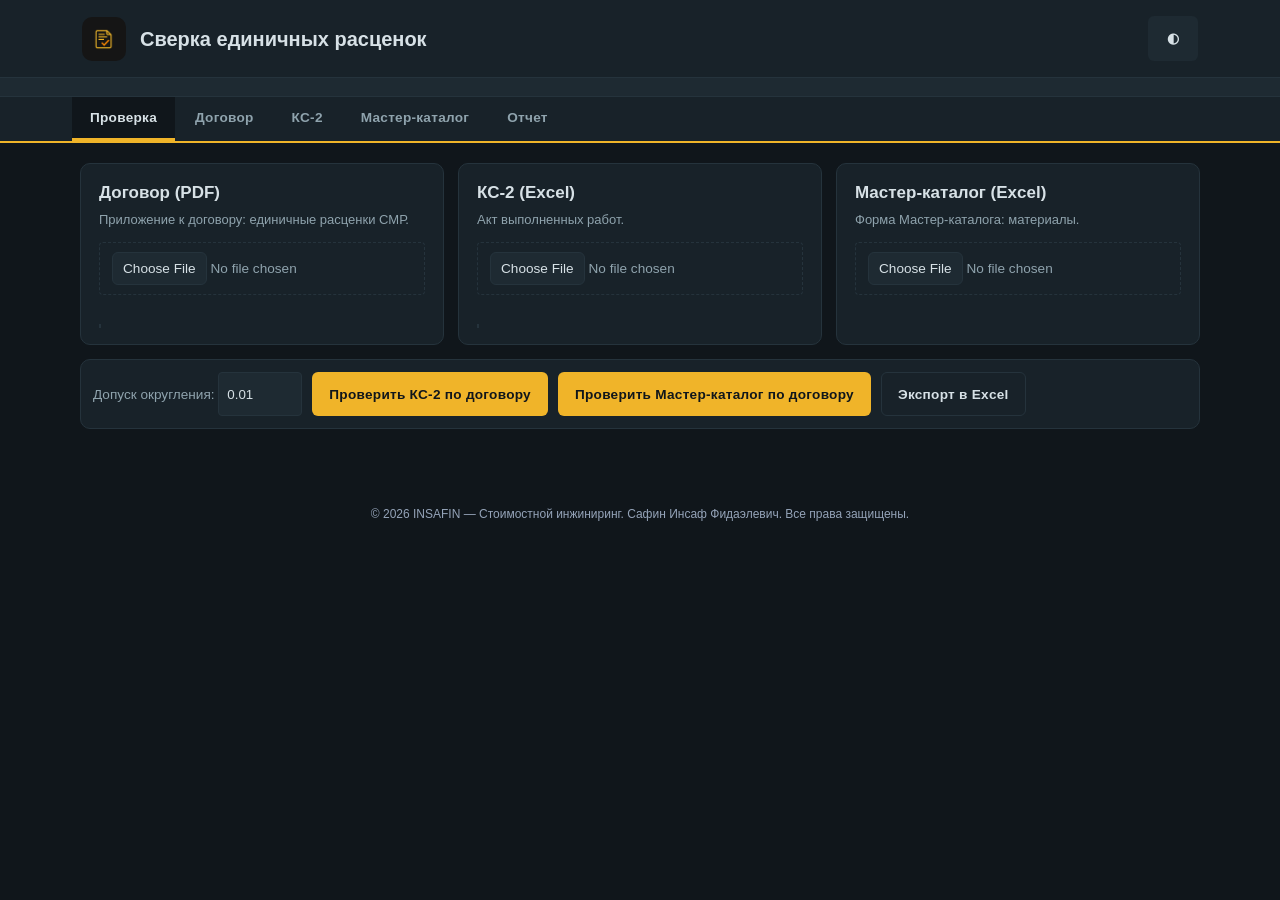
<file: index.html>
<!DOCTYPE html>
<html lang="ru" data-theme="dark">
<head>
<meta charset="UTF-8">
<meta name="viewport" content="width=device-width, initial-scale=1">
<title>КС-2 - INSAFIN</title><link rel="icon" sizes="any" href="./favicon.ico?v=2">

<link rel="stylesheet" href="css/app.css">
  <link rel="manifest" href="./manifest.json">
  <link rel="icon" type="image/png" href="./icons/icon-192.png">
  <link rel="apple-touch-icon" href="./icons/icon-192.png">
</head>
<body>
<header class="app-header">
  <div class="hdr-row">
    <img src="./icons/icon-192.png" width="44" height="44" alt="" style="border-radius:10px;flex:none;vertical-align:middle">
    <div class="hdr-title">
      <h1>Сверка единичных расценок</h1>
    </div>
    <button id="theme-toggle" class="ghost" title="Светлая / тёмная тема" aria-label="Переключить тему">◐</button>
  </div>
  <div id="statusbar" class="statusbar" hidden></div>
  <nav id="tabs" aria-label="Разделы">
    <button data-tab="check" class="active">Проверка</button>
    <button data-tab="contract">Договор</button>
    <button data-tab="act">КС-2</button>
    <button data-tab="market">Мастер-каталог</button>
    <button data-tab="report">Отчет</button>
  </nav>
</header>

<main>
  <section id="tab-check" class="tab active">
    <div class="upload-grid">
      <div class="card upload">
        <h2>Договор (PDF)</h2>
        <p>Приложение к договору: единичные расценки СМР.</p>
        <input type="file" id="file-contract" accept=".pdf">
        <div id="contract-progress" class="progress"><div></div></div>
        <div id="contract-status" class="status"></div>
        <div id="contract-meta" class="meta"></div>
      </div>
      <div class="card upload">
        <h2>КС-2 (Excel)</h2>
        <p>Акт выполненных работ.</p>
        <input type="file" id="file-act" accept=".xlsx,.xlsm,.xls">
        <div id="act-status" class="status"></div>
        <div id="act-meta" class="meta"></div>
      </div>
      <div class="card upload">
        <h2>Мастер-каталог (Excel)</h2>
        <p>Форма Мастер-каталога: материалы.</p>
        <input type="file" id="file-market" accept=".xlsx,.xlsm,.xls">
        <div id="market-status" class="status"></div>
      </div>
    </div>
    <div class="card check-panel">
      <div class="report-controls">
        <label>Допуск округления: <input type="number" id="tolerance" value="0.01" step="0.001" min="0"></label>
        <button id="btn-check-act">Проверить КС-2 по договору</button>
        <button id="btn-check-market">Проверить Мастер-каталог по договору</button>
        <button id="btn-export" class="ghost">Экспорт в Excel</button>
      </div>
    </div>
  </section>

  <section id="tab-contract" class="tab">
    <div class="card info-card" id="contract-info"></div>
    <div class="chips" id="contract-chips"></div>
    <div class="table-wrap">
      <div class="empty" id="contract-empty"><span class="big">⌂</span>Договор не загружен. Вернитесь на вкладку «Проверка» и загрузите PDF.</div>
      <table id="table-contract" style="display:none"></table>
      <div class="show-more-row"><button id="btn-contract-more" class="ghost" hidden>Показать все</button></div>
    </div>
  </section>

  <section id="tab-act" class="tab">
    <div class="card info-card" id="act-info"></div>
    <div class="hint" id="act-hint" hidden>Сверка не выполнена — статусы появятся после проверки на вкладке «Проверка».</div>
    <div class="chips" id="act-chips"></div>
    <div class="table-wrap">
      <div class="empty" id="act-empty"><span class="big">⌂</span>КС-2 не загружен. Вернитесь на вкладку «Проверка» и загрузите Excel.</div>
      <table id="table-act" style="display:none"></table>
      <div class="show-more-row"><button id="btn-act-more" class="ghost" hidden>Показать все</button></div>
    </div>
  </section>

  <section id="tab-market" class="tab">
    <div class="card info-card" id="market-info"></div>
    <div class="hint" id="market-hint" hidden>Сверка не выполнена — статусы появятся после проверки на вкладке «Проверка».</div>
    <div class="chips" id="market-chips"></div>
    <div class="table-wrap">
      <div class="empty" id="market-empty"><span class="big">⌂</span>Мастер-каталог не загружен. Вернитесь на вкладку «Проверка» и загрузите Excel.</div>
      <table id="table-market" style="display:none"></table>
      <div class="show-more-row"><button id="btn-market-more" class="ghost" hidden>Показать все</button></div>
    </div>
  </section>

  <section id="tab-report" class="tab">
    <div class="report-controls card">
      <select id="status-filter">
        <option value="">Все статусы</option>
        <option value="errors">Все замечания (ошибки)</option>
        <option value="ОК">ОК</option>
        <option value="ЦЕНА ВЫШЕ ДОГОВОРНОЙ">ЦЕНА ВЫШЕ ДОГОВОРНОЙ</option>
        <option value="not-found">НЕ НАЙДЕНО В ДОГОВОРЕ (ВСЕ)</option>
        <option value="ШИФР НЕ НАЙДЕН">ШИФР НЕ НАЙДЕН (РАСЦЕНКИ)</option>
        <option value="НЕ СОВПАДАЕТ ЕД. ИЗМ.">НЕ СОВПАДАЕТ ЕД. ИЗМ.</option>
        <option value="ТРЕБУЕТ ПРОВЕРКИ ДУБЛЯ">ТРЕБУЕТ ПРОВЕРКИ ДУБЛЯ</option>
        <option value="НЕ УДАЛОСЬ ОПРЕДЕЛИТЬ ЦЕНУ">НЕ УДАЛОСЬ ОПРЕДЕЛИТЬ ЦЕНУ</option>
        <option value="ОТСУТСТВУЕТ ШИФР">ОТСУТСТВУЕТ ШИФР</option>
        <option value="ОТСУТСТВУЕТ ЕД. ИЗМ.">ОТСУТСТВУЕТ ЕД. ИЗМ.</option>
        <option value="ОТСУТСТВУЕТ НАИМЕНОВАНИЕ">ОТСУТСТВУЕТ НАИМЕНОВАНИЕ</option>
        <option value="ПОЗИЦИЯ КП НЕ НАЙДЕНА">ПОЗИЦИЯ КП НЕ НАЙДЕНА</option>
        <option value="ЦЕНА НЕ РАВНА ДОГОВОРНОЙ">ЦЕНА НЕ РАВНА ДОГОВОРНОЙ</option>
      </select>
    </div>
    <div id="summary" class="summary"></div>
    <div class="table-wrap" id="table-wrap">
      <div class="empty" id="empty-state">
        <span class="big">≡</span>
        Отчет ещё не сформирован. Загрузите договор, затем КС-2 или Мастер-каталог,
        и нажмите «Проверить» — расхождения появятся здесь.
      </div>
      <table id="report-table" style="display:none"></table>
    </div>
  </section>
</main>

<script src="vendor/xlsx-js-style.js"></script>
<script type="module" src="js/app.js?v=kp-survey-reference-1"></script>
<script>
  if ('serviceWorker' in navigator) {
    let refreshing = false;
    navigator.serviceWorker.addEventListener('controllerchange', () => {
      if (refreshing) return;
      refreshing = true;
      location.reload();
    });
    navigator.serviceWorker.register('sw.js', { updateViaCache: 'none' })
      .then(reg => {
        reg.update().catch(() => {});
        setInterval(() => reg.update().catch(() => {}), 60 * 60 * 1000);
      });
  }
</script>

<footer style="text-align:center;font-size:12px;color:#94a3b8;padding:14px 8px;">© 2026 INSAFIN — Стоимостной инжиниринг. Сафин Инсаф Фидаэлевич. Все права защищены.</footer>
</body>
</html>
</file>
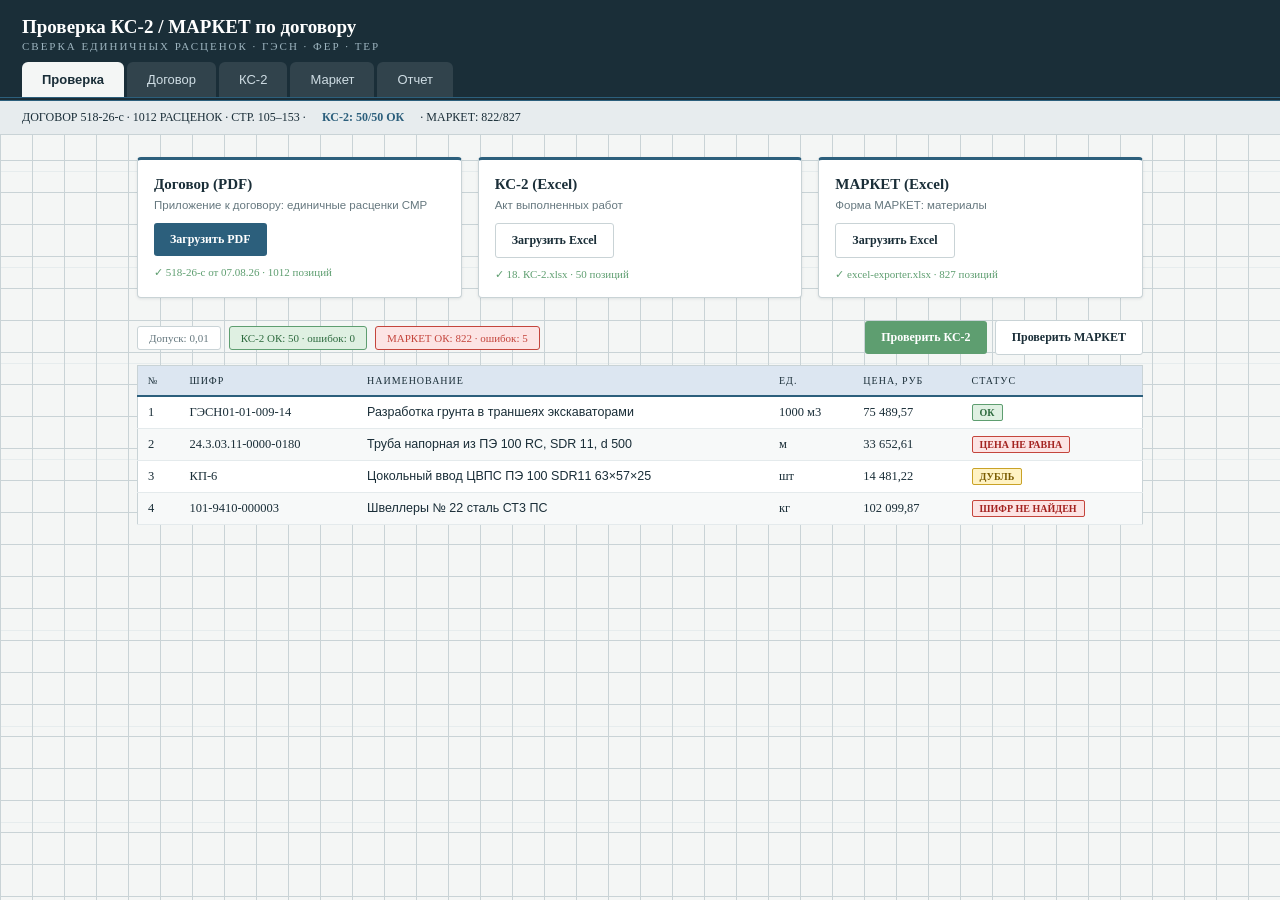
<file: mocks/A.html>
﻿<!DOCTYPE html><html lang="ru"><head><meta charset="UTF-8"><title>Концепция A</title>
<style>
:root{--paper:#F4F6F5;--card:#fff;--ink:#1A2E38;--steel:#2C5F7C;--line:#C9D3D6;--tx2:#66787F;--ok:#DFF0E2;--okb:#5E9E70;--warn:#FFF3C4;--warnb:#C9A227;--err:#FCE4E4;--errb:#C4453C}
*{box-sizing:border-box}body{margin:0;font-family:"Segoe UI",Arial,sans-serif;background:
 linear-gradient(var(--line) 1px,transparent 1px) 0 0/100% 32px,
 linear-gradient(90deg,var(--line) 1px,transparent 1px) 0 0/32px 100%,
 repeating-linear-gradient(0deg,transparent 0 95px,rgba(44,95,124,.07) 95px 96px),
 var(--paper);color:var(--ink)}
.hdr{background:var(--ink);color:#fff;padding:16px 22px 0;border-bottom:4px double var(--steel)}
.hdr h1{font-family:Georgia,serif;font-size:19px;margin:0 0 2px}
.hdr .sub{font:11px Consolas;letter-spacing:.18em;color:#9DB4BF;text-transform:uppercase;margin-bottom:10px}
.tabs{display:flex;gap:3px}
.tabs span{padding:10px 20px;font-size:13px;color:#CFDDE4;background:rgba(255,255,255,.1);border-radius:6px 6px 0 0}
.tabs span.on{background:var(--paper);color:var(--ink);font-weight:600}
.statusbar{display:flex;gap:16px;padding:9px 22px;background:#E7ECEE;border-bottom:1px solid var(--line);font:12px Consolas;color:var(--ink)}
.statusbar b{color:var(--steel)}
.main{padding:22px;display:grid;grid-template-columns:repeat(3,1fr);gap:16px;max-width:1050px;margin:0 auto}
.up{background:var(--card);border:1px solid var(--line);border-top:3px solid var(--steel);border-radius:4px;padding:16px;box-shadow:0 1px 3px rgba(26,46,56,.1)}
.up h3{font-family:Georgia,serif;margin:0 0 6px;font-size:15px}
.up .d{font-size:11.5px;color:var(--tx2);margin-bottom:12px}
.btn{display:inline-block;background:var(--steel);color:#fff;font:600 12px "Segoe UI";padding:9px 16px;border-radius:3px}
.btn.ghost{background:#fff;border:1px solid var(--line);color:var(--ink)}
.btn.go{background:var(--okb)}
.state{font:11px Consolas;color:var(--okb);margin-top:10px}
.chips{display:flex;gap:8px;padding:0 22px 10px;max-width:1050px;margin:0 auto;align-items:center}
.chip{font:11px Consolas;padding:5px 11px;border-radius:3px;border:1px solid var(--line);background:#fff;color:var(--tx2)}
.chip.ok{color:#2E6B3F;border-color:var(--okb);background:var(--ok)}
.chip.err{color:var(--errb);border-color:var(--errb);background:var(--err)}
.tw{max-width:1050px;margin:0 auto;padding:0 22px 30px}
table{width:100%;border-collapse:collapse;font-size:12.5px;background:#fff;border:1px solid var(--line)}
th{font:10px Consolas;letter-spacing:.1em;text-transform:uppercase;color:var(--ink);text-align:left;padding:9px 10px;background:#DCE6F1;border-bottom:2px solid var(--steel)}
td{padding:8px 10px;border-bottom:1px solid #E4EAEC;vertical-align:top}
tr:nth-child(even) td{background:#F7F9F9}
.mono{font-family:Consolas}
.badge{font:700 10px Consolas;padding:2px 7px;border:1.5px solid;border-radius:2px}
.b-ok{color:#2E6B3F;border-color:var(--okb);background:var(--ok)}
.b-w{color:#7A5C00;border-color:var(--warnb);background:var(--warn)}
.b-e{color:#A32320;border-color:var(--errb);background:var(--err)}
</style></head><body>
<div class="hdr"><h1>Проверка КС-2 / МАРКЕТ по договору</h1><div class="sub">Сверка единичных расценок · ГЭСН · ФЕР · ТЕР</div>
<div class="tabs"><span class="on">Проверка</span><span>Договор</span><span>КС-2</span><span>Маркет</span><span>Отчет</span></div></div>
<div class="statusbar">ДОГОВОР 518-26-с · 1012 РАСЦЕНОК · СТР. 105–153 · <b>КС-2: 50/50 ОК</b> · МАРКЕТ: 822/827</div>
<div class="main">
<div class="up"><h3>Договор (PDF)</h3><div class="d">Приложение к договору: единичные расценки СМР</div><span class="btn">Загрузить PDF</span><div class="state">✓ 518-26-с от 07.08.26 · 1012 позиций</div></div>
<div class="up"><h3>КС-2 (Excel)</h3><div class="d">Акт выполненных работ</div><span class="btn ghost">Загрузить Excel</span><div class="state">✓ 18. КС-2.xlsx · 50 позиций</div></div>
<div class="up"><h3>МАРКЕТ (Excel)</h3><div class="d">Форма МАРКЕТ: материалы</div><span class="btn ghost">Загрузить Excel</span><div class="state">✓ excel-exporter.xlsx · 827 позиций</div></div>
</div>
<div class="chips"><span class="chip">Допуск: 0,01</span><span class="chip ok">КС-2 ОК: 50 · ошибок: 0</span><span class="chip err">МАРКЕТ ОК: 822 · ошибок: 5</span><span class="btn go" style="margin-left:auto">Проверить КС-2</span><span class="btn ghost">Проверить МАРКЕТ</span></div>
<div class="tw"><table><thead><tr><th>№</th><th>Шифр</th><th>Наименование</th><th>Ед.</th><th>Цена, руб</th><th>Статус</th></tr></thead><tbody>
<tr><td class="mono">1</td><td class="mono">ГЭСН01-01-009-14</td><td>Разработка грунта в траншеях экскаваторами</td><td class="mono">1000 м3</td><td class="mono">75 489,57</td><td><span class="badge b-ok">ОК</span></td></tr>
<tr><td class="mono">2</td><td class="mono">24.3.03.11-0000-0180</td><td>Труба напорная из ПЭ 100 RC, SDR 11, d 500</td><td class="mono">м</td><td class="mono">33 652,61</td><td><span class="badge b-e">ЦЕНА НЕ РАВНА</span></td></tr>
<tr><td class="mono">3</td><td class="mono">КП-6</td><td>Цокольный ввод ЦВПС ПЭ 100 SDR11 63×57×25</td><td class="mono">шт</td><td class="mono">14 481,22</td><td><span class="badge b-w">ДУБЛЬ</span></td></tr>
<tr><td class="mono">4</td><td class="mono">101-9410-000003</td><td>Швеллеры № 22 сталь СТ3 ПС</td><td class="mono">кг</td><td class="mono">102 099,87</td><td><span class="badge b-e">ШИФР НЕ НАЙДЕН</span></td></tr>
</tbody></table></div></body></html>
</file>
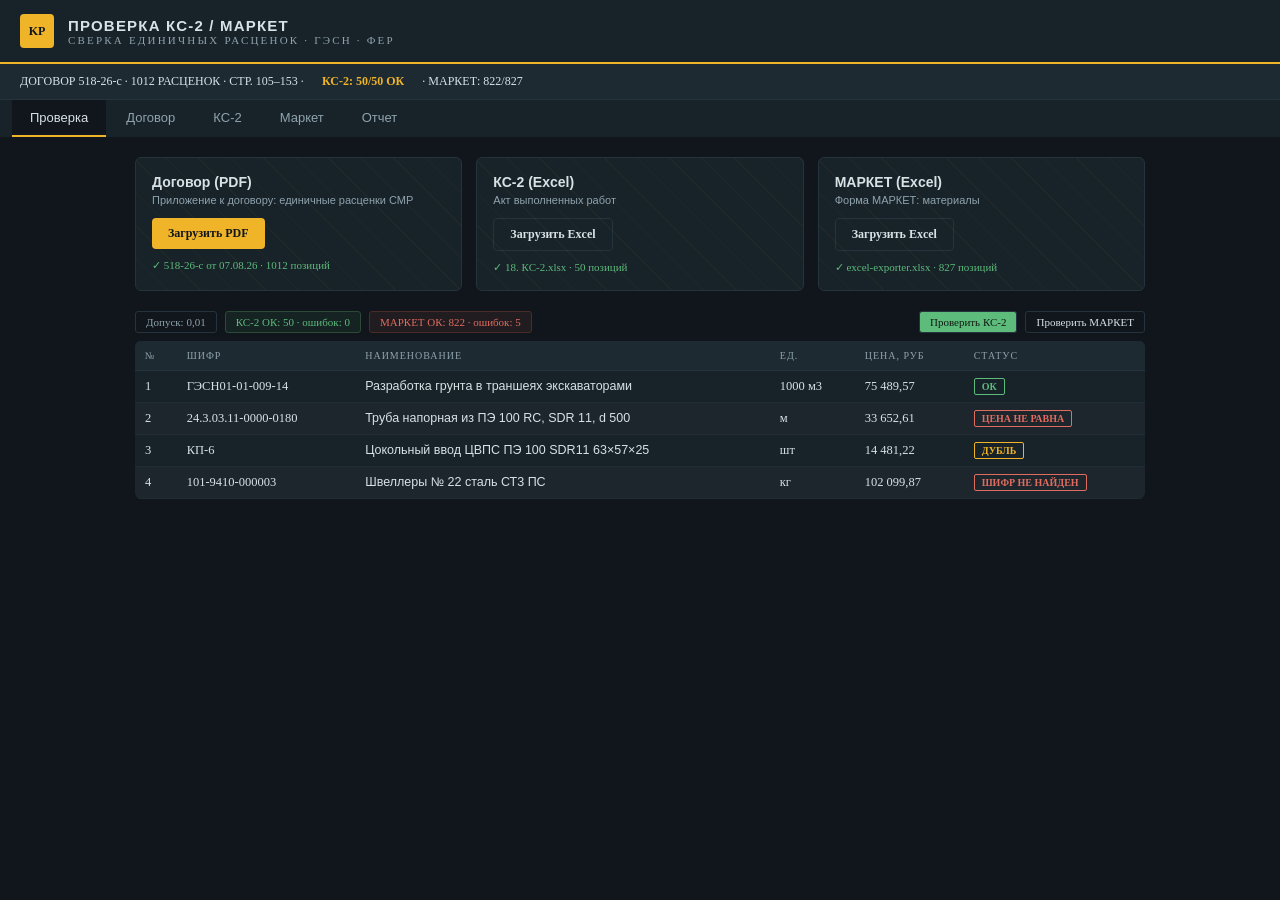
<file: mocks/B.html>
﻿<!DOCTYPE html><html lang="ru"><head><meta charset="UTF-8"><title>Концепция B</title>
<style>
:root{--bg:#10161B;--panel:#182229;--panel2:#1E2A32;--tx:#D7E1E6;--tx2:#8FA3AD;--amber:#F0B429;--ok:#5DBB7B;--err:#E06C5F;--line:#25333C}
*{box-sizing:border-box}body{margin:0;font-family:"Segoe UI",Arial,sans-serif;background:var(--bg);color:var(--tx)}
top{display:none}
.hdr{background:var(--panel);border-bottom:2px solid var(--amber);padding:14px 20px;display:flex;align-items:center;gap:14px}
.logo{width:34px;height:34px;background:var(--amber);border-radius:4px;position:relative}
.logo::after{content:"KP";position:absolute;inset:0;display:flex;align-items:center;justify-content:center;font:800 12px Consolas;color:#10161B}
.hdr h1{font-size:15px;margin:0;letter-spacing:.08em;text-transform:uppercase}
.hdr .sub{font:11px Consolas;color:var(--tx2);letter-spacing:.2em}
.statusbar{display:flex;gap:18px;padding:10px 20px;background:var(--panel2);border-bottom:1px solid var(--line);font:12px Consolas}
.statusbar b{color:var(--amber)}
.tabs{display:flex;gap:2px;padding:0 12px;background:var(--panel)}
.tabs span{padding:10px 18px;font-size:13px;color:var(--tx2);border-bottom:2px solid transparent}
.tabs span.on{color:var(--tx);border-color:var(--amber);background:var(--bg)}
.main{padding:20px;display:grid;grid-template-columns:repeat(3,1fr);gap:14px;max-width:1050px;margin:0 auto}
.up{background:var(--panel);border:1px solid var(--line);border-radius:6px;padding:16px;position:relative;overflow:hidden}
.up::before{content:"";position:absolute;inset:0;background:repeating-linear-gradient(45deg,transparent 0 22px,rgba(240,180,41,.04) 22px 23px);pointer-events:none}
.up h3{margin:0 0 4px;font-size:14px}
.up .d{font-size:11px;color:var(--tx2);margin-bottom:12px}
.btn{display:inline-block;background:var(--amber);color:#10161B;font:600 12px "Segoe UI";padding:8px 16px;border-radius:4px}
.btn.ghost{background:transparent;border:1px solid var(--line);color:var(--tx)}
.btn.go{background:var(--ok);color:#0d1a12}
.state{font:11px Consolas;color:var(--ok);margin-top:10px}
.chips{display:flex;gap:8px;padding:0 20px 8px;max-width:1050px;margin:0 auto}
.chip{font:11px Consolas;padding:4px 10px;border-radius:3px;border:1px solid var(--line);color:var(--tx2)}
.chip.ok{color:var(--ok);border-color:#2c4a38;background:rgba(93,187,123,.08)}
.chip.err{color:var(--err);border-color:#4a2c28;background:rgba(224,108,95,.08)}
.tw{max-width:1050px;margin:0 auto;padding:0 20px 30px}
table{width:100%;border-collapse:collapse;font-size:12.5px;background:var(--panel);border-radius:6px;overflow:hidden}
th{font:10px Consolas;letter-spacing:.1em;text-transform:uppercase;color:var(--tx2);text-align:left;padding:9px 10px;background:var(--panel2);border-bottom:1px solid var(--line)}
td{padding:8px 10px;border-bottom:1px solid rgba(37,51,60,.6);vertical-align:top}
tr:nth-child(even) td{background:rgba(255,255,255,.02)}
.mono{font-family:Consolas}
.badge{font:700 10px Consolas;padding:2px 7px;border-radius:2px;border:1px solid}
.b-ok{color:var(--ok);border-color:var(--ok)}
.b-w{color:var(--amber);border-color:var(--amber)}
.b-e{color:var(--err);border-color:var(--err)}
</style></head><body>
<div class="hdr"><div class="logo"></div><div><h1>Проверка КС-2 / МАРКЕТ</h1><div class="sub">СВЕРКА ЕДИНИЧНЫХ РАСЦЕНОК · ГЭСН · ФЕР</div></div></div>
<div class="statusbar">ДОГОВОР 518-26-с · 1012 РАСЦЕНОК · СТР. 105–153 · <b>КС-2: 50/50 ОК</b> · МАРКЕТ: 822/827</div>
<div class="tabs"><span class="on">Проверка</span><span>Договор</span><span>КС-2</span><span>Маркет</span><span>Отчет</span></div>
<div class="main">
<div class="up"><h3>Договор (PDF)</h3><div class="d">Приложение к договору: единичные расценки СМР</div><span class="btn">Загрузить PDF</span><div class="state">✓ 518-26-с от 07.08.26 · 1012 позиций</div></div>
<div class="up"><h3>КС-2 (Excel)</h3><div class="d">Акт выполненных работ</div><span class="btn ghost">Загрузить Excel</span><div class="state">✓ 18. КС-2.xlsx · 50 позиций</div></div>
<div class="up"><h3>МАРКЕТ (Excel)</h3><div class="d">Форма МАРКЕТ: материалы</div><span class="btn ghost">Загрузить Excel</span><div class="state">✓ excel-exporter.xlsx · 827 позиций</div></div>
</div>
<div class="chips"><span class="chip">Допуск: 0,01</span><span class="chip ok">КС-2 ОК: 50 · ошибок: 0</span><span class="chip err">МАРКЕТ ОК: 822 · ошибок: 5</span><span class="chip go btn" style="margin-left:auto">Проверить КС-2</span><span class="chip ghost btn">Проверить МАРКЕТ</span></div>
<div class="tw"><table><thead><tr><th>№</th><th>Шифр</th><th>Наименование</th><th>Ед.</th><th>Цена, руб</th><th>Статус</th></tr></thead><tbody>
<tr><td class="mono">1</td><td class="mono">ГЭСН01-01-009-14</td><td>Разработка грунта в траншеях экскаваторами</td><td class="mono">1000 м3</td><td class="mono">75 489,57</td><td><span class="badge b-ok">ОК</span></td></tr>
<tr><td class="mono">2</td><td class="mono">24.3.03.11-0000-0180</td><td>Труба напорная из ПЭ 100 RC, SDR 11, d 500</td><td class="mono">м</td><td class="mono">33 652,61</td><td><span class="badge b-e">ЦЕНА НЕ РАВНА</span></td></tr>
<tr><td class="mono">3</td><td class="mono">КП-6</td><td>Цокольный ввод ЦВПС ПЭ 100 SDR11 63×57×25</td><td class="mono">шт</td><td class="mono">14 481,22</td><td><span class="badge b-w">ДУБЛЬ</span></td></tr>
<tr><td class="mono">4</td><td class="mono">101-9410-000003</td><td>Швеллеры № 22 сталь СТ3 ПС</td><td class="mono">кг</td><td class="mono">102 099,87</td><td><span class="badge b-e">ШИФР НЕ НАЙДЕН</span></td></tr>
</tbody></table></div></body></html>
</file>
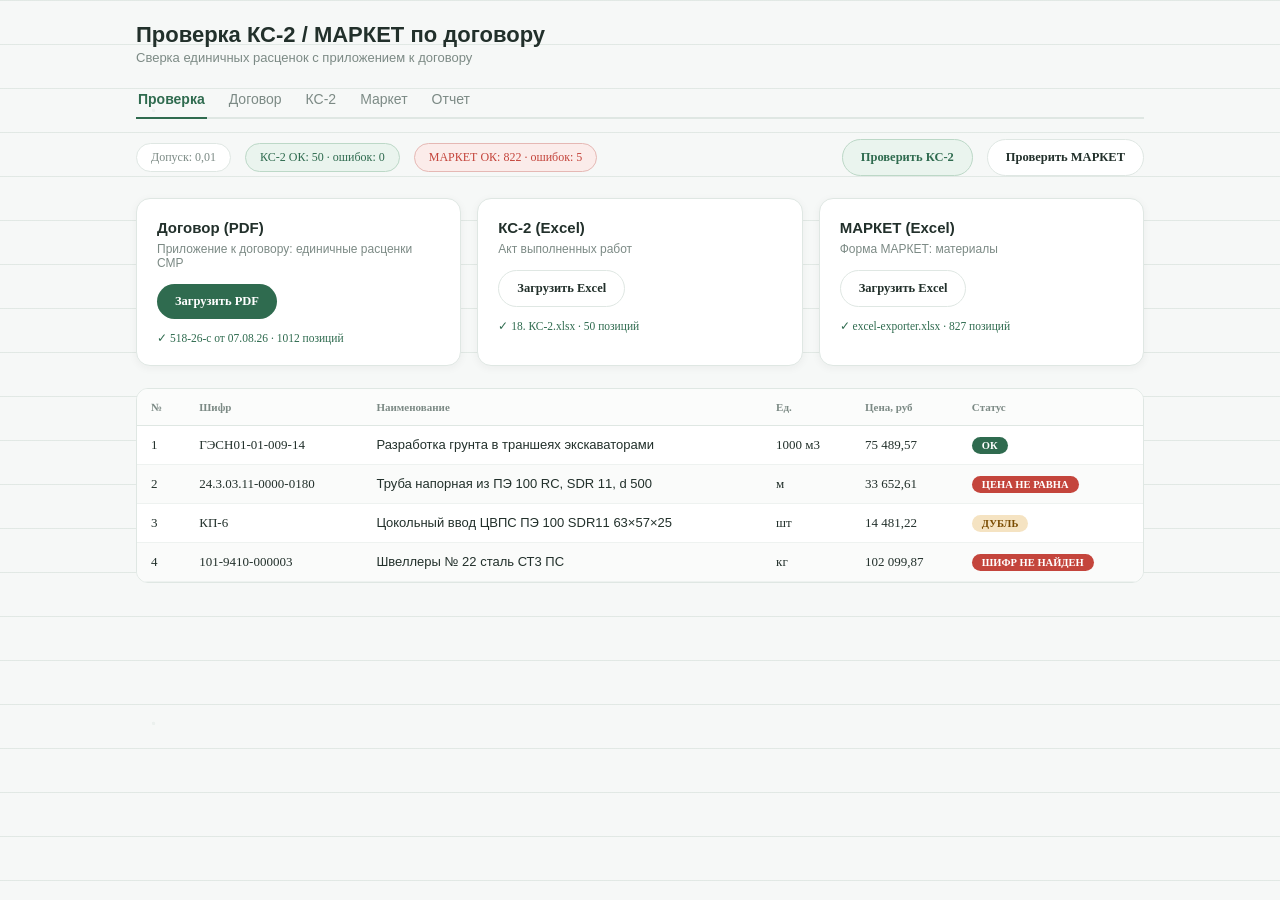
<file: mocks/C.html>
﻿<!DOCTYPE html><html lang="ru"><head><meta charset="UTF-8"><title>Концепция C</title>
<style>
:root{--bg:#F6F8F7;--card:#fff;--ink:#22302B;--green:#2F6B4F;--tx2:#7C8A85;--line:#DFE7E3;--ok:#2F6B4F;--warn:#B7791F;--err:#C4453C}
*{box-sizing:border-box}body{margin:0;font-family:"Segoe UI",Arial,sans-serif;background:
 radial-gradient(circle at 12% 18%, rgba(47,107,79,.05) 0 1.5px, transparent 2px),
 radial-gradient(circle at 62% 68%, rgba(47,107,79,.05) 0 1.5px, transparent 2px),
 linear-gradient(rgba(223,231,227,.9) 1px,transparent 1px) 0 0/100% 44px,
 var(--bg);color:var(--ink)}
.hdr{padding:22px 26px 0;max-width:1060px;margin:0 auto}
.hdr h1{font-size:22px;font-weight:600;margin:0 0 2px;color:var(--ink)}
.hdr .sub{font-size:13px;color:var(--tx2);margin-bottom:16px}
.tabs{display:flex;gap:20px;border-bottom:2px solid var(--line)}
.tabs span{padding:10px 2px;font-size:14px;color:var(--tx2)}
.tabs span.on{color:var(--green);font-weight:600;border-bottom:2px solid var(--green);margin-bottom:-2px}
.pillbar{display:flex;gap:14px;align-items:center;padding:20px 26px 4px;max-width:1060px;margin:0 auto}
.pill{font:12px Consolas;color:var(--tx2);background:#fff;border:1px solid var(--line);border-radius:999px;padding:6px 14px}
.pill.ok{color:var(--ok);background:#EAF4EE;border-color:#BCD8C7}
.pill.err{color:var(--err);background:#FBECEA;border-color:#E5B8B4}
.main{padding:18px 26px 8px;display:grid;grid-template-columns:repeat(3,1fr);gap:16px;max-width:1060px;margin:0 auto}
.up{background:var(--card);border:1px solid var(--line);border-radius:14px;padding:20px;box-shadow:0 2px 8px rgba(34,48,43,.05)}
.up h3{margin:0 0 6px;font-size:15px;font-weight:600}
.up .d{font-size:12px;color:var(--tx2);margin-bottom:14px}
.btn{display:inline-block;background:var(--green);color:#fff;font:600 12.5px "Segoe UI";padding:10px 18px;border-radius:999px}
.btn.ghost{background:#fff;border:1px solid var(--line);color:var(--ink)}
.btn.go{background:#EAF4EE;color:var(--ok);border:1px solid #BCD8C7}
.state{font:11.5px Consolas;color:var(--ok);margin-top:12px}
.tw{max-width:1060px;margin:14px auto 30px;padding:0 26px}
table{width:100%;border-collapse:separate;border-spacing:0;font-size:13px;background:#fff;border:1px solid var(--line);border-radius:12px;overflow:hidden}
th{font:600 11px "Segoe UI";color:var(--tx2);text-align:left;padding:12px 14px;background:#FBFCFB;border-bottom:1px solid var(--line)}
td{padding:11px 14px;border-bottom:1px solid #EEF2F0;vertical-align:top}
tr:nth-child(even) td{background:#FAFBFA}
.mono{font-family:Consolas}
.badge{font:600 10.5px "Segoe UI";padding:3px 10px;border-radius:999px}
.b-ok{color:#fff;background:var(--ok)}
.b-w{color:#7A4B00;background:#F5E3C2}
.b-e{color:#fff;background:var(--err)}
</style></head><body>
<div class="hdr"><h1>Проверка КС-2 / МАРКЕТ по договору</h1><div class="sub">Сверка единичных расценок с приложением к договору</div>
<div class="tabs"><span class="on">Проверка</span><span>Договор</span><span>КС-2</span><span>Маркет</span><span>Отчет</span></div></div>
<div class="pillbar"><span class="pill">Допуск: 0,01</span><span class="pill ok">КС-2 ОК: 50 · ошибок: 0</span><span class="pill err">МАРКЕТ ОК: 822 · ошибок: 5</span><span class="btn go" style="margin-left:auto">Проверить КС-2</span><span class="btn ghost">Проверить МАРКЕТ</span></div>
<div class="main">
<div class="up"><h3>Договор (PDF)</h3><div class="d">Приложение к договору: единичные расценки СМР</div><span class="btn">Загрузить PDF</span><div class="state">✓ 518-26-с от 07.08.26 · 1012 позиций</div></div>
<div class="up"><h3>КС-2 (Excel)</h3><div class="d">Акт выполненных работ</div><span class="btn ghost">Загрузить Excel</span><div class="state">✓ 18. КС-2.xlsx · 50 позиций</div></div>
<div class="up"><h3>МАРКЕТ (Excel)</h3><div class="d">Форма МАРКЕТ: материалы</div><span class="btn ghost">Загрузить Excel</span><div class="state">✓ excel-exporter.xlsx · 827 позиций</div></div>
</div>
<div class="tw"><table><thead><tr><th>№</th><th>Шифр</th><th>Наименование</th><th>Ед.</th><th>Цена, руб</th><th>Статус</th></tr></thead><tbody>
<tr><td class="mono">1</td><td class="mono">ГЭСН01-01-009-14</td><td>Разработка грунта в траншеях экскаваторами</td><td class="mono">1000 м3</td><td class="mono">75 489,57</td><td><span class="badge b-ok">ОК</span></td></tr>
<tr><td class="mono">2</td><td class="mono">24.3.03.11-0000-0180</td><td>Труба напорная из ПЭ 100 RC, SDR 11, d 500</td><td class="mono">м</td><td class="mono">33 652,61</td><td><span class="badge b-e">ЦЕНА НЕ РАВНА</span></td></tr>
<tr><td class="mono">3</td><td class="mono">КП-6</td><td>Цокольный ввод ЦВПС ПЭ 100 SDR11 63×57×25</td><td class="mono">шт</td><td class="mono">14 481,22</td><td><span class="badge b-w">ДУБЛЬ</span></td></tr>
<tr><td class="mono">4</td><td class="mono">101-9410-000003</td><td>Швеллеры № 22 сталь СТ3 ПС</td><td class="mono">кг</td><td class="mono">102 099,87</td><td><span class="badge b-e">ШИФР НЕ НАЙДЕН</span></td></tr>
</tbody></table></div></body></html>
</file>
<file: css/app.css>
/* Дизайн-система «Тёмный пульт ПТО» — концепция B.
   Тёмная тема по умолчанию, светлая — дубль палитры.
   Фон: изометрическая сетка трубопровода (чертёжная графика, ~6% контраста). */

:root[data-theme="dark"] {
  --bg: #10161b;
  --panel: #182229;
  --panel-2: #1e2a32;
  --tx: #d7e1e6;
  --tx-2: #8fa3ad;
  --tx-3: #5f7280;
  --line: #25333c;
  --line-soft: rgba(37, 51, 60, .6);
  --amber: #f0b429;
  --amber-ink: #10161b;
  --accent: #f0b429;
  --ok: #5dbb7b;   --ok-bg: rgba(93, 187, 123, .1);   --ok-bd: #2c4a38;   --ok-tx: #5dbb7b;
  --warn: #f0b429; --warn-bg: rgba(240, 180, 41, .1);  --warn-bd: #4a3c1c; --warn-tx: #f0b429;
  --err: #e06c5f;  --err-bg: rgba(224, 108, 95, .1);   --err-bd: #4a2c28;  --err-tx: #e06c5f;
  --row-alt: rgba(255, 255, 255, .025);
  --mono: Calibri, "Segoe UI", Arial, sans-serif;
  --sans: "Segoe UI", Roboto, Arial, sans-serif;
  --bg-lines: rgba(215, 225, 230, .035);
}

:root[data-theme="light"] {
  --bg: #f2f4f4;
  --panel: #ffffff;
  --panel-2: #e9eeef;
  --tx: #1a2e38;
  --tx-2: #56686f;
  --tx-3: #8fa0a8;
  --line: #ccd7da;
  --line-soft: #e2e9ea;
  --amber: #b98800;
  --amber-ink: #ffffff;
  --accent: #2c5f7c;
  --ok: #2e7d43;   --ok-bg: #e2f2e6;   --ok-bd: #9ecfae;   --ok-tx: #2e7d43;
  --warn: #8a6400; --warn-bg: #fdf3cf; --warn-bd: #d8b53a; --warn-tx: #8a6400;
  --err: #b93c30;  --err-bg: #fbe7e4;  --err-bd: #dfa49e;  --err-tx: #b93c30;
  --row-alt: rgba(26, 46, 56, .03);
  --mono: Calibri, "Segoe UI", Arial, sans-serif;
  --sans: "Segoe UI", Roboto, Arial, sans-serif;
  --bg-lines: rgba(26, 46, 56, .045);
}

* { box-sizing: border-box; }

html { -webkit-text-size-adjust: 100%; }

body {
  margin: 0;
  font-family: var(--sans);
  color: var(--tx);
  background:
    /* фоновая инженерная сетка без ромбов */
    url("data:image/svg+xml,%3Csvg xmlns='http://www.w3.org/2000/svg' width='160' height='160'%3E%3Cg fill='none' stroke='%237d94a0' stroke-width='1'%3E%3Ccircle cx='40' cy='40' r='6'/%3E%3Ccircle cx='120' cy='120' r='6'/%3E%3Cpath d='M40 34v-8M40 46v8M34 40h-8M46 40h8'/%3E%3Cpath d='M120 114v-8M120 126v8M114 120h-8M126 120h8'/%3E%3Cpath d='M0 20h160M0 80h160M0 140h160M20 0v160M80 0v160M140 0v160' stroke-opacity='.35'/%3E%3C/g%3E%3C/svg%3E") 0 0 / 160px 160px,
    linear-gradient(var(--bg-lines) 1px, transparent 1px) 0 0 / 100% 32px,
    var(--bg);
  background-attachment: fixed;
  line-height: 1.45;
}

/* ── Шапка ──────────────────────────────────────────────────── */

.app-header {
  background: var(--panel);
  border-bottom: 2px solid var(--accent);
  position: sticky;
  top: 0;
  z-index: 10;
}

.hdr-row { display: flex; align-items: center; gap: 14px; padding: 14px 20px 8px; }

.logo {
  width: 34px; height: 34px;
  background: var(--accent);
  border-radius: 4px;
  position: relative;
  flex: none;
}
.logo::after {
  content: "КП";
  position: absolute; inset: 0;
  display: flex; align-items: center; justify-content: center;
  font: 800 12px var(--mono);
  color: var(--amber-ink);
}

.hdr-title { flex: 1; min-width: 0; }
.hdr-title h1 { margin: 0; font-size: .95rem; letter-spacing: .08em; text-transform: uppercase; font-weight: 600; }
.hdr-title .sub { font: .7rem var(--mono); letter-spacing: .2em; color: var(--tx-2); text-transform: uppercase; }

#theme-toggle { flex: none; }

.statusbar {
  display: flex; flex-wrap: wrap; gap: 4px 18px;
  padding: 9px 20px;
  background: var(--panel-2);
  border-top: 1px solid var(--line);
  border-bottom: 1px solid var(--line);
  font: .75rem var(--mono);
  letter-spacing: .04em;
  color: var(--tx-2);
  white-space: nowrap;
  overflow-x: auto;
}
.statusbar b { color: var(--accent); font-weight: 700; }
.statusbar .good { color: var(--ok); }
.statusbar .bad { color: var(--err); }

#tabs { display: flex; gap: 2px; padding: 0 12px; overflow-x: auto; }

#tabs button {
  border: 0;
  background: transparent;
  color: var(--tx-2);
  padding: 10px 18px;
  cursor: pointer;
  font: 600 .85rem var(--sans);
  border-bottom: 2px solid transparent;
  letter-spacing: .02em;
  white-space: nowrap;
}
#tabs button:hover { color: var(--tx); }
#tabs button.active { color: var(--tx); border-color: var(--accent); background: var(--bg); }
#tabs button:focus-visible { outline: 2px solid var(--accent); outline-offset: -2px; }

/* ── Контент ────────────────────────────────────────────────── */

main { padding: 20px 20px 48px; max-width: 1160px; margin: 0 auto; }

.tab { display: none; animation: tab-in .16s ease-out; }
.tab.active { display: block; }
@keyframes tab-in { from { opacity: 0; transform: translateY(4px); } to { opacity: 1; transform: none; } }

.card {
  background: var(--panel);
  border: 1px solid var(--line);
  border-radius: 6px;
  padding: 16px 18px;
  margin-bottom: 14px;
}

.card h2 { margin: 0 0 4px; font-size: .95rem; font-weight: 600; }
.card p { margin: 4px 0 12px; color: var(--tx-2); font-size: .82rem; }

.upload-grid { display: grid; grid-template-columns: repeat(3, 1fr); gap: 14px; margin-bottom: 14px; }
.upload-grid .card { margin-bottom: 0; position: relative; overflow: hidden; }
.upload-grid .card::before {
  content: "";
  position: absolute; inset: 0;
  background: repeating-linear-gradient(45deg, transparent 0 22px, var(--bg-lines) 22px 23px);
  pointer-events: none;
}

input[type=file] {
  display: block;
  width: 100%;
  max-width: 100%;
  margin-bottom: 8px;
  padding: 9px 12px;
  border: 1px dashed var(--line);
  border-radius: 4px;
  background: transparent;
  color: var(--tx-2);
  font-size: .85rem;
}
input[type=file]:hover { border-color: var(--accent); }
input[type=file]:focus-visible { outline: 2px solid var(--accent); }

.status { font-size: .88rem; min-height: 1.2em; margin: 6px 0; white-space: pre-line; }
.status.error { color: var(--err); font-weight: 600; }
.status.success { color: var(--ok); font-weight: 600; }
.status.success::before { content: "✓ "; font-family: var(--mono); }
.status.error::before { content: "✕ "; font-family: var(--mono); }

.meta { color: var(--tx-2); font-size: .78rem; white-space: pre-line; font-family: var(--mono); border-left: 2px solid var(--line); padding: 2px 0 2px 10px; }

.progress { height: 5px; background: var(--line); border-radius: 2px; margin: 8px 0; display: none; overflow: hidden; }
.progress div { height: 100%; background: repeating-linear-gradient(90deg, var(--accent) 0 12px, var(--panel-2) 12px 24px); width: 0; transition: width .2s; }

/* ── Кнопки и контролы ──────────────────────────────────────── */

button {
  background: var(--accent);
  color: var(--amber-ink);
  border: 1px solid transparent;
  border-radius: 4px;
  padding: 9px 16px;
  cursor: pointer;
  font: 600 .85rem var(--sans);
  letter-spacing: .02em;
  transition: filter .15s;
}
button:hover:not(:disabled):not(.ghost) { filter: brightness(1.12); }
button.ghost { background: transparent; border-color: var(--line); color: var(--tx); }
button.ghost:hover:not(:disabled) { border-color: var(--accent); color: var(--accent); }
button:focus-visible { outline: 2px solid var(--accent); outline-offset: 2px; }
button:disabled { opacity: .45; cursor: default; }

.check-panel { padding: 12px; }
.report-controls {
  display: flex; flex-wrap: wrap; gap: 10px; align-items: center;
}
.report-controls label { font-size: .85rem; color: var(--tx-2); }
.report-controls input[type=number] {
  width: 84px; padding: 7px 8px;
  border: 1px solid var(--line); border-radius: 4px;
  background: var(--panel-2); color: var(--tx);
  font-family: var(--mono);
}
.report-controls select {
  padding: 8px 10px; border-radius: 4px;
  border: 1px solid var(--line);
  background: var(--panel-2); color: var(--tx);
  font-size: .85rem;
}

/* ── Информационные карточки страниц ────────────────────────── */

.info-card { padding: 14px 18px; }
.info-card h3 { margin: 0 0 8px; font: .78rem var(--mono); letter-spacing: .12em; text-transform: uppercase; color: var(--tx-2); }
.info-card dl { display: grid; grid-template-columns: repeat(auto-fit, minmax(170px, 1fr)); gap: 10px 20px; margin: 0; }
.info-card dt { font-size: .72rem; color: var(--tx-3); text-transform: uppercase; letter-spacing: .06em; }
.info-card dd { margin: 2px 0 0; font: .88rem var(--mono); color: var(--tx); overflow-wrap: anywhere; }

.hint {
  font-size: .82rem; color: var(--warn-tx);
  background: var(--warn-bg);
  border: 1px solid var(--warn-bd);
  border-radius: 4px;
  padding: 8px 12px;
  margin-bottom: 12px;
}

/* ── Чипы-счётчики ──────────────────────────────────────────── */

.chips { display: flex; flex-wrap: wrap; gap: 8px; margin-bottom: 12px; }

.chip {
  font: .75rem var(--mono);
  padding: 5px 12px;
  border-radius: 3px;
  border: 1px solid var(--line);
  color: var(--tx-2);
  background: var(--panel);
  white-space: nowrap;
}
.chip.ok { color: var(--ok-tx); border-color: var(--ok-bd); background: var(--ok-bg); }
.chip.warn { color: var(--warn-tx); border-color: var(--warn-bd); background: var(--warn-bg); }
.chip.err { color: var(--err-tx); border-color: var(--err-bd); background: var(--err-bg); font-weight: 700; }

.summary { display: flex; flex-wrap: wrap; gap: 8px; margin-bottom: 14px; }
.summary .chip.ok { color: var(--ok-tx); border-color: var(--ok-bd); background: var(--ok-bg); }
.summary .chip.err { color: var(--err-tx); border-color: var(--err-bd); background: var(--err-bg); font-weight: 700; }

/* ── Таблицы ────────────────────────────────────────────────── */

.table-wrap {
  overflow-x: auto;
  border: 1px solid var(--line);
  border-radius: 6px;
  background: var(--panel);
}

table { border-collapse: collapse; width: 100%; font-size: .82rem; }

th, td { border-bottom: 1px solid var(--line-soft); padding: 8px 10px; text-align: left; vertical-align: top; }

th {
  background: var(--panel-2);
  position: sticky; top: 0;
  white-space: nowrap;
  font: .68rem var(--mono);
  letter-spacing: .1em;
  text-transform: uppercase;
  color: var(--tx-2);
  border-bottom: 1px solid var(--line);
}

tbody tr:nth-child(even) td { background: var(--row-alt); }
tbody tr:hover td { background: var(--panel-2); }

td.num { text-align: right; white-space: nowrap; font-family: var(--mono); }
td.code-cell { font-family: var(--mono); font-size: .78rem; }
td.status-cell { white-space: nowrap; }

/* бейджи-статусы */
.badge {
  display: inline-block;
  font: 700 .68rem var(--mono);
  letter-spacing: .04em;
  padding: 2px 8px;
  border-radius: 2px;
  border: 1px solid;
  white-space: nowrap;
}
.badge.ok { color: var(--ok-tx); border-color: var(--ok-bd); background: var(--ok-bg); }
.badge.warn { color: var(--warn-tx); border-color: var(--warn-bd); background: var(--warn-bg); }
.badge.err { color: var(--err-tx); border-color: var(--err-bd); background: var(--err-bg); }
.badge.dim { color: var(--tx-3); border-color: var(--line); }

tr.row-ok { background: var(--ok-bg); }
tr.row-warn { background: var(--warn-bg); }
tr.row-err { background: var(--err-bg); }

/* пустые состояния */
.empty {
  padding: 46px 20px;
  text-align: center;
  color: var(--tx-2);
  font-size: .9rem;
}
.empty .big { display: block; font-family: var(--mono); font-size: 2.2rem; color: var(--tx-3); margin-bottom: 10px; }

.show-more-row { text-align: center; padding: 10px; }

/* ── Адаптив ────────────────────────────────────────────────── */

@media (max-width: 860px) {
  .upload-grid { grid-template-columns: 1fr; }
}

@media (max-width: 560px) {
  main { padding: 12px 10px 36px; }
  .card { padding: 12px; }
  .report-controls { flex-direction: column; align-items: stretch; }
  .report-controls button, .report-controls select { width: 100%; }
  .hdr-row { flex-wrap: wrap; }
}

@media (prefers-reduced-motion: reduce) {
  .tab { animation: none; }
  .progress div, button { transition: none; }
}

/* RNMC visual alignment */
body{background:var(--bg)}.card{border-radius:10px}button,input,select,textarea{border-radius:6px}h1{font-weight:600}

/* RNMC reading scale and quiet surfaces. */
.hdr-row,nav{max-width:1160px;margin-inline:auto}.hdr-title h1{font-size:20px;letter-spacing:0;text-transform:none}.card h2{font-size:17px}.card p,.meta,.status{font-size:13px;line-height:1.55}.upload{background-image:none}.card{box-shadow:none}input::file-selector-button{background:var(--panel-2);color:var(--tx);border:1px solid var(--line);border-radius:6px;padding:8px 10px}button{min-height:44px}input,select{min-height:44px}.info-card dt{color:var(--tx-2);font-size:13px}table{font-size:13px}footer{color:var(--tx-2)}@media(max-width:600px){.hdr-title h1{font-size:17px}.hdr-row{gap:10px}#tabs button{padding-inline:10px}}

#theme-toggle{width:50px;min-width:50px;height:45px;padding:12px 18px;border:0;background:var(--panel-2);color:var(--tx);font:600 14px 'Segoe UI',Arial,sans-serif;line-height:21px}.hdr-row{padding:16px 22px;gap:14px}.hdr-title h1{font-size:20px;font-weight:600}.upload::before,.upload::after{display:none}.card{background-image:none}body{font:15px/1.5 'Segoe UI',Arial,sans-serif}#tabs button{background:none;border-radius:0;border-bottom:3px solid transparent;color:var(--tx-2)}#tabs button.active{border-bottom-color:var(--accent);color:var(--tx)}@media(max-width:600px){.hdr-row{padding:12px}.hdr-title h1{font-size:16px}}
</file>
